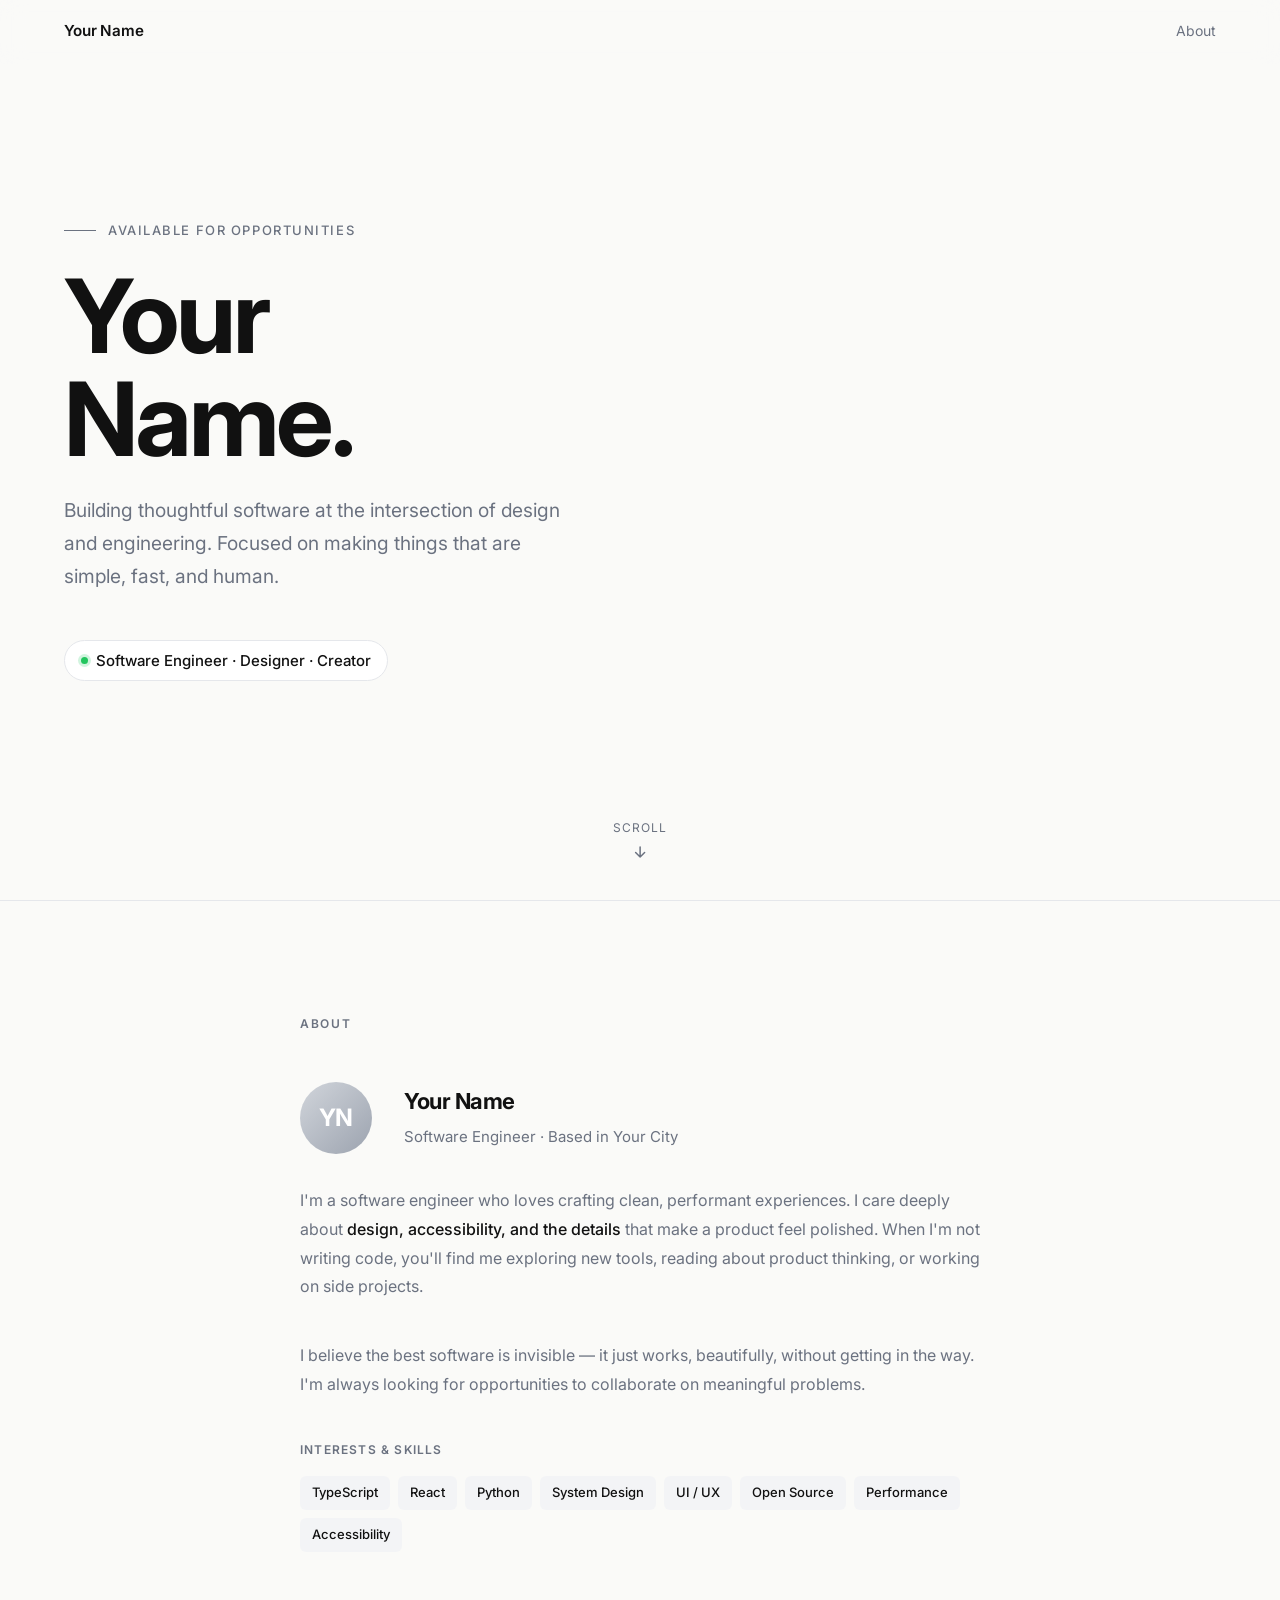
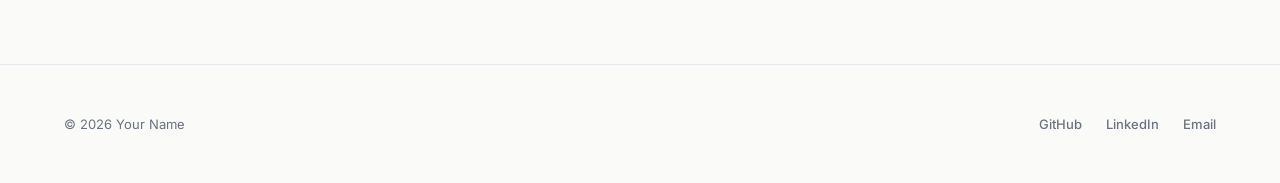
<file: personal-website/index.html>
<!DOCTYPE html>
<html lang="en">
<head>
  <meta charset="UTF-8" />
  <meta name="viewport" content="width=device-width, initial-scale=1.0" />
  <title>Your Name</title>
  <link rel="preconnect" href="https://fonts.googleapis.com" />
  <link rel="preconnect" href="https://fonts.gstatic.com" crossorigin />
  <link href="https://fonts.googleapis.com/css2?family=Inter:wght@300;400;500;600;700&display=swap" rel="stylesheet" />
  <style>
    *, *::before, *::after {
      box-sizing: border-box;
      margin: 0;
      padding: 0;
    }

    :root {
      --bg: #FAFAF8;
      --surface: #FFFFFF;
      --text-primary: #111111;
      --text-secondary: #6B7280;
      --border: #E5E7EB;
      --tag-bg: #F3F4F6;
      --tag-hover: #E5E7EB;
      --accent: #111111;
      --nav-height: 64px;
    }

    html {
      scroll-behavior: smooth;
    }

    body {
      font-family: 'Inter', sans-serif;
      background-color: var(--bg);
      color: var(--text-primary);
      line-height: 1.75;
      -webkit-font-smoothing: antialiased;
    }

    /* ── Navigation ── */
    nav {
      position: fixed;
      top: 0;
      left: 0;
      right: 0;
      height: var(--nav-height);
      display: flex;
      align-items: center;
      justify-content: space-between;
      padding: 0 clamp(1.5rem, 5vw, 5rem);
      background: rgba(250, 250, 248, 0.85);
      backdrop-filter: blur(12px);
      -webkit-backdrop-filter: blur(12px);
      border-bottom: 1px solid transparent;
      z-index: 100;
      transition: border-color 0.3s;
    }

    nav.scrolled {
      border-color: var(--border);
    }

    .nav-name {
      font-size: 0.95rem;
      font-weight: 600;
      letter-spacing: -0.01em;
      color: var(--text-primary);
      text-decoration: none;
    }

    .nav-link {
      font-size: 0.875rem;
      font-weight: 400;
      color: var(--text-secondary);
      text-decoration: none;
      transition: color 0.2s;
    }

    .nav-link:hover {
      color: var(--text-primary);
    }

    /* ── Hero ── */
    #hero {
      min-height: 100vh;
      display: flex;
      flex-direction: column;
      justify-content: center;
      padding: var(--nav-height) clamp(1.5rem, 5vw, 5rem) 4rem;
    }

    .hero-inner {
      max-width: 900px;
    }

    .hero-eyebrow {
      font-size: 0.8125rem;
      font-weight: 500;
      letter-spacing: 0.12em;
      text-transform: uppercase;
      color: var(--text-secondary);
      margin-bottom: 1.5rem;
      display: flex;
      align-items: center;
      gap: 0.75rem;
    }

    .hero-eyebrow::before {
      content: '';
      display: inline-block;
      width: 2rem;
      height: 1px;
      background: var(--text-secondary);
      flex-shrink: 0;
    }

    h1 {
      font-size: clamp(3rem, 8vw, 6.5rem);
      font-weight: 700;
      letter-spacing: -0.03em;
      line-height: 1.0;
      color: var(--text-primary);
      margin-bottom: 1.5rem;
    }

    .hero-sub {
      font-size: clamp(1rem, 2vw, 1.2rem);
      font-weight: 400;
      color: var(--text-secondary);
      max-width: 520px;
      line-height: 1.7;
      margin-bottom: 3rem;
    }

    .hero-role {
      display: inline-flex;
      align-items: center;
      gap: 0.5rem;
      font-size: 0.9375rem;
      font-weight: 500;
      color: var(--text-primary);
      border: 1px solid var(--border);
      border-radius: 999px;
      padding: 0.4rem 1rem;
      background: var(--surface);
    }

    .hero-role-dot {
      width: 7px;
      height: 7px;
      border-radius: 50%;
      background: #22C55E;
      flex-shrink: 0;
      box-shadow: 0 0 0 3px rgba(34, 197, 94, 0.2);
      animation: pulse 2s infinite;
    }

    @keyframes pulse {
      0%, 100% { box-shadow: 0 0 0 3px rgba(34, 197, 94, 0.2); }
      50%       { box-shadow: 0 0 0 6px rgba(34, 197, 94, 0.1); }
    }

    /* Scroll indicator */
    .scroll-indicator {
      position: absolute;
      bottom: 2.5rem;
      left: 50%;
      transform: translateX(-50%);
      display: flex;
      flex-direction: column;
      align-items: center;
      gap: 0.4rem;
      color: var(--text-secondary);
      font-size: 0.75rem;
      letter-spacing: 0.08em;
      text-transform: uppercase;
      animation: fadeIn 1s 1.2s both;
      cursor: pointer;
      text-decoration: none;
    }

    .scroll-indicator svg {
      animation: bounce 1.8s ease-in-out infinite;
    }

    @keyframes bounce {
      0%, 100% { transform: translateY(0); }
      50%       { transform: translateY(5px); }
    }

    @keyframes fadeIn {
      from { opacity: 0; transform: translateX(-50%) translateY(8px); }
      to   { opacity: 1; transform: translateX(-50%) translateY(0); }
    }

    /* ── About ── */
    #about {
      padding: 7rem clamp(1.5rem, 5vw, 5rem);
      border-top: 1px solid var(--border);
      scroll-margin-top: 6rem;
    }

    .about-inner {
      max-width: 680px;
      margin: 0 auto;
    }

    .section-label {
      font-size: 0.75rem;
      font-weight: 600;
      letter-spacing: 0.14em;
      text-transform: uppercase;
      color: var(--text-secondary);
      margin-bottom: 3rem;
    }

    .about-top {
      display: flex;
      align-items: flex-start;
      gap: 2rem;
      margin-bottom: 2rem;
    }

    .avatar {
      width: 72px;
      height: 72px;
      border-radius: 50%;
      background: linear-gradient(135deg, #D1D5DB 0%, #9CA3AF 100%);
      display: flex;
      align-items: center;
      justify-content: center;
      font-size: 1.5rem;
      font-weight: 700;
      color: #FFFFFF;
      flex-shrink: 0;
      letter-spacing: -0.02em;
    }

    .about-name-block h2 {
      font-size: 1.375rem;
      font-weight: 700;
      letter-spacing: -0.02em;
      margin-bottom: 0.2rem;
    }

    .about-name-block p {
      font-size: 0.9375rem;
      color: var(--text-secondary);
    }

    .about-bio {
      font-size: 1rem;
      color: var(--text-secondary);
      line-height: 1.8;
      margin-bottom: 2.5rem;
    }

    .about-bio strong {
      color: var(--text-primary);
      font-weight: 500;
    }

    .tags-label {
      font-size: 0.75rem;
      font-weight: 600;
      letter-spacing: 0.1em;
      text-transform: uppercase;
      color: var(--text-secondary);
      margin-bottom: 1rem;
    }

    .tags {
      display: flex;
      flex-wrap: wrap;
      gap: 0.5rem;
    }

    .tag {
      font-size: 0.8125rem;
      font-weight: 500;
      color: var(--text-primary);
      background: var(--tag-bg);
      border-radius: 6px;
      padding: 0.35rem 0.75rem;
      transition: background 0.15s;
      cursor: default;
    }

    .tag:hover {
      background: var(--tag-hover);
    }

    /* ── Footer ── */
    footer {
      padding: 3rem clamp(1.5rem, 5vw, 5rem);
      border-top: 1px solid var(--border);
      display: flex;
      align-items: center;
      justify-content: space-between;
      flex-wrap: wrap;
      gap: 1rem;
    }

    .footer-copy {
      font-size: 0.8125rem;
      color: var(--text-secondary);
    }

    .footer-links {
      display: flex;
      gap: 1.5rem;
    }

    .footer-links a {
      font-size: 0.8125rem;
      font-weight: 500;
      color: var(--text-secondary);
      text-decoration: none;
      transition: color 0.2s;
    }

    .footer-links a:hover {
      color: var(--text-primary);
    }

    /* ── Scroll reveal ── */
    .reveal {
      opacity: 0;
      transform: translateY(20px);
      transition: opacity 0.6s ease, transform 0.6s ease;
    }

    .reveal.visible {
      opacity: 1;
      transform: translateY(0);
    }

    /* ── Reduced motion ── */
    @media (prefers-reduced-motion: reduce) {
      html {
        scroll-behavior: auto;
      }

      .hero-role-dot {
        animation: none;
      }

      .scroll-indicator,
      .scroll-indicator svg {
        animation: none;
      }

      .reveal {
        opacity: 1;
        transform: none;
        transition: none;
      }

      .reveal.visible {
        opacity: 1;
        transform: none;
      }

      nav,
      .nav-link,
      .footer-links a,
      .tag {
        transition: none;
      }
    }

    /* ── Responsive ── */
    @media (max-width: 600px) {
      .about-top {
        flex-direction: column;
        gap: 1.25rem;
      }

      footer {
        flex-direction: column;
        align-items: flex-start;
      }
    }
  </style>
</head>
<body>

  <!-- Navigation -->
  <nav id="nav">
    <a href="#hero" class="nav-name">Your Name</a>
    <a href="#about" class="nav-link">About</a>
  </nav>

  <!-- Hero -->
  <section id="hero">
    <div class="hero-inner">
      <p class="hero-eyebrow">Available for opportunities</p>
      <h1>Your<br>Name.</h1>
      <p class="hero-sub">
        Building thoughtful software at the intersection of design and engineering.
        Focused on making things that are simple, fast, and human.
      </p>
      <div class="hero-role">
        <span class="hero-role-dot"></span>
        Software Engineer · Designer · Creator
      </div>
    </div>
    <a href="#about" class="scroll-indicator" aria-label="Scroll to About">
      Scroll
      <svg width="16" height="16" viewBox="0 0 16 16" fill="none" aria-hidden="true">
        <path d="M8 3v10M3.5 8.5L8 13l4.5-4.5" stroke="currentColor" stroke-width="1.5" stroke-linecap="round" stroke-linejoin="round"/>
      </svg>
    </a>
  </section>

  <!-- About -->
  <section id="about">
    <div class="about-inner">
      <p class="section-label">About</p>

      <div class="about-top reveal">
        <div class="avatar" aria-hidden="true">YN</div>
        <div class="about-name-block">
          <h2>Your Name</h2>
          <p>Software Engineer · Based in Your City</p>
        </div>
      </div>

      <p class="about-bio reveal">
        I'm a software engineer who loves crafting clean, performant experiences.
        I care deeply about <strong>design, accessibility, and the details</strong> that make
        a product feel polished. When I'm not writing code, you'll find me exploring
        new tools, reading about product thinking, or working on side projects.
      </p>

      <p class="about-bio reveal">
        I believe the best software is invisible — it just works, beautifully, without
        getting in the way. I'm always looking for opportunities to collaborate on
        meaningful problems.
      </p>

      <div class="reveal">
        <p class="tags-label">Interests &amp; Skills</p>
        <div class="tags">
          <span class="tag">TypeScript</span>
          <span class="tag">React</span>
          <span class="tag">Python</span>
          <span class="tag">System Design</span>
          <span class="tag">UI / UX</span>
          <span class="tag">Open Source</span>
          <span class="tag">Performance</span>
          <span class="tag">Accessibility</span>
        </div>
      </div>
    </div>
  </section>

  <!-- Footer -->
  <footer>
    <span class="footer-copy">© 2026 Your Name</span>
    <div class="footer-links">
      <a href="https://github.com/" target="_blank" rel="noopener noreferrer">GitHub</a>
      <a href="https://linkedin.com/" target="_blank" rel="noopener noreferrer">LinkedIn</a>
      <a href="mailto:hello@example.com">Email</a>
    </div>
  </footer>

  <script>
    // Nav border on scroll
    const nav = document.getElementById('nav');
    window.addEventListener('scroll', () => {
      nav.classList.toggle('scrolled', window.scrollY > 10);
    }, { passive: true });

    // Scroll reveal
    const observer = new IntersectionObserver(
      (entries) => entries.forEach(e => {
        if (e.isIntersecting) {
          e.target.classList.add('visible');
          observer.unobserve(e.target);
        }
      }),
      { threshold: 0.15 }
    );
    document.querySelectorAll('.reveal').forEach(el => observer.observe(el));
  </script>

</body>
</html>
</file>
